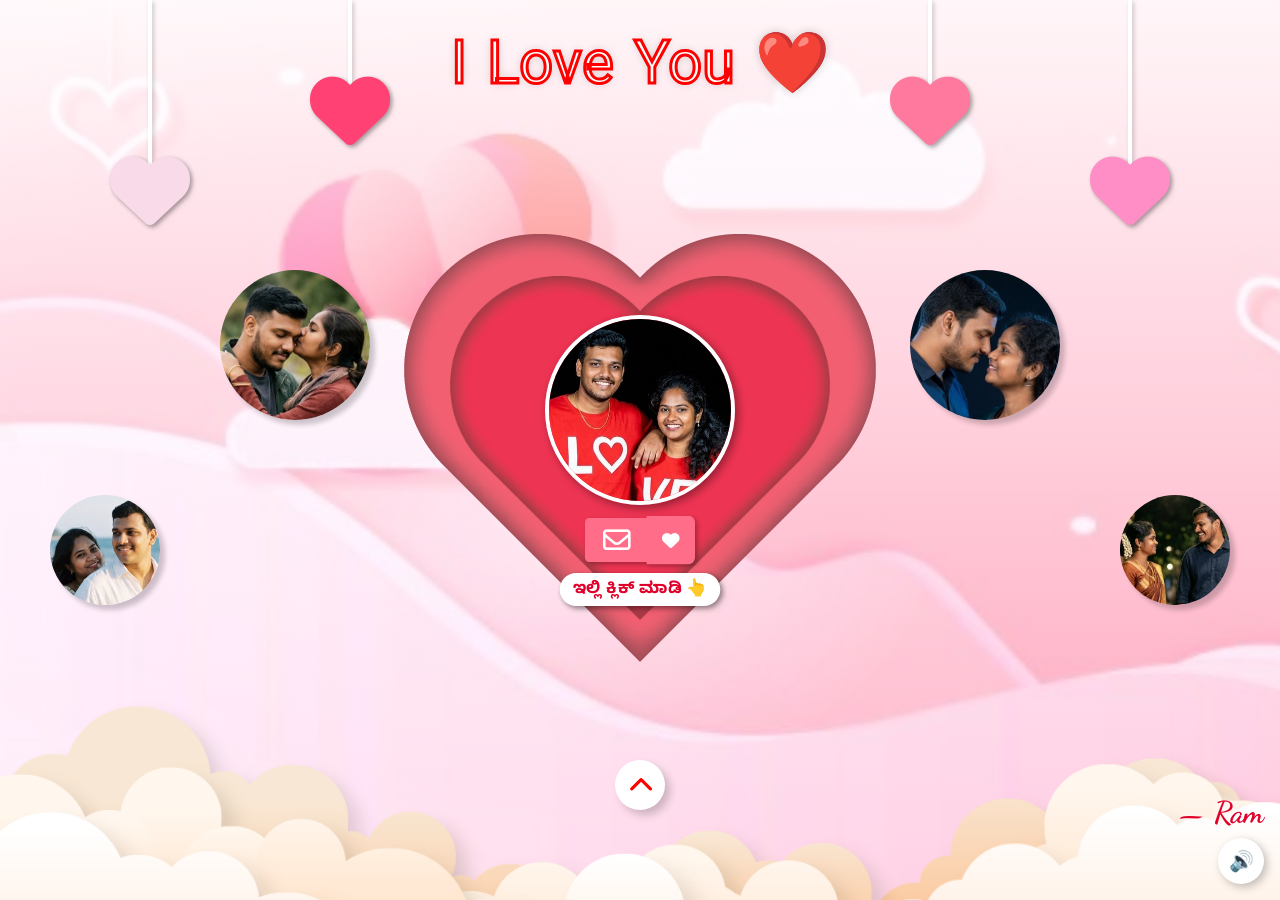
<file: index.html>
<!DOCTYPE html>
<html lang="en">
<head>
    <meta charset="UTF-8">
    <meta http-equiv="X-UA-Compatible" content="IE=edge">
    <meta name="viewport" content="width=device-width, initial-scale=1.0">
    <meta name="title" content="For You ❤️ | Ram">
    <meta name="github" content="https://github.com/Aoudumber-Bade">
    <title>For You ❤️ | Ram</title>
    <link rel="stylesheet" href="style.css">
    <link rel="website icon" type="png" href="image/gift3.gif">
    <link rel="stylesheet" href="https://cdnjs.cloudflare.com/ajax/libs/font-awesome/6.3.0/css/all.min.css" integrity="sha512-SzlrxWUlpfuzQ+pcUCosxcglQRNAq/DZjVsC0lE40xsADsfeQoEypE+enwcOiGjk/bSuGGKHEyjSoQ1zVisanQ==" crossorigin="anonymous" referrerpolicy="no-referrer" />
</head>
<body>
    <div class="wrapper">
        <div class="circle-1"></div>
        <div class="circle-2"></div>
        <div class="crile-3"></div>
        <div class="crile-4"></div>
        <div class="heart">
            <svg version="1.1" id="Layer_1" xmlns="http://www.w3.org/2000/svg" xmlns:xlink="http://www.w3.org/1999/xlink" x="0px" y="0px"
                viewBox="0 0 323.47 305.1" style="enable-background:new 0 0 323.47 305.1;" xml:space="preserve">
            <path class="st0" d="M263.95,161.72c-0.79,0.79-1.59,1.55-2.4,2.28l0.06,0.06l-99.88,99.88l-99.87-99.88l0.05-0.05
                c-0.81-0.74-1.61-1.5-2.4-2.29c-13.79-13.79-20.68-31.86-20.68-49.94c0-18.07,6.89-36.15,20.69-49.94
                c13.79-13.79,31.86-20.68,49.94-20.68c18.07,0,36.14,6.89,49.93,20.68c0.79,0.79,1.55,1.59,2.28,2.4c0.03,0.02,0.05,0.04,0.07,0.06
                c0.01-0.02,0.03-0.04,0.05-0.06c0.74-0.81,1.5-1.61,2.29-2.4c13.79-13.79,31.86-20.68,49.94-20.68c18.07,0,36.14,6.89,49.93,20.68
                C291.53,89.42,291.53,134.14,263.95,161.72z"/>
            </svg>
        </div>
        <div class="traitym">
            <svg version="1.1" id="Layer_1" xmlns="http://www.w3.org/2000/svg" xmlns:xlink="http://www.w3.org/1999/xlink" x="0px" y="0px"
                viewBox="0 0 323.47 305.1" style="enable-background:new 0 0 323.47 305.1;" xml:space="preserve">
            <path class="st1" d="M0,152.55h53.28l13.76-29.86c0,0,8.87,57.48,9.78,57.48s15.59-70.01,15.59-70.01l11.62,59.01l9.17-43.11
                l11.31,26.49h79.8l14.06-24.66l8.87,42.19l11.62-34.85l9.17,42.19l10.7-63.59l9.48,38.72h55.26"/>
            <path class="st2" d="M196.74,116.91l0.01,0.01l-35.02,35.02l-35.02-35.02c-4.43-4.47-7.16-10.62-7.16-17.42
                c0-6.83,2.77-13.03,7.25-17.51c4.48-4.48,10.67-7.25,17.51-7.25c6.8,0,12.95,2.73,17.42,7.16c4.47-4.43,10.63-7.16,17.41-7.16
                c6.84,0,13.03,2.77,17.51,7.25c4.49,4.48,7.26,10.68,7.26,17.51C203.91,106.29,201.18,112.44,196.74,116.91z"/>
            </svg>
        </div>
        <div class="avt">
            <img src="image/photos/avatar.jpg" alt="Us">
        </div>

        <div class="heart-item1">
            <img src="image/heart.png" alt="">
        </div>
        <div class="heart-item2">
            <img src="image/heart2.png" alt="">
        </div>
        <div class="box-heart">
            <div class="heart1">
                <i class="fa-solid fa-heart"></i>
            </div>
            <div class="heart2">
                <i class="fa-solid fa-heart"></i>
            </div>
            <div class="heart3">
                <i class="fa-solid fa-heart"></i>
            </div>
            <div class="heart4">
                <i class="fa-solid fa-heart"></i>
            </div>
        </div>
        <div class="box-big_clouds">
            <div class="big_clouds1">
                <img src="image/big-clouds1.png" alt="">
            </div>
            <div class="big_clouds2">
                <img src="image/big-clouds2.png" alt="">
            </div>
            <div class="big_clouds3">
                <img src="image/big-clouds3.png" alt="">
            </div>
        </div>
        <div class="mail">
            <button><i class="fa-regular fa-envelope"></i></button>
            <span class="heartMail"><i class="fa-solid fa-heart"></i></span>
            <div class="clickHere">ಇಲ್ಲಿ ಕ್ಲಿಕ್ ಮಾಡಿ 👆</div>
        </div>
        <div class="icon">
            <i class="fa-solid fa-chevron-left"></i>
        </div>
        <div class="gift"></div>
        <div class="gift1"></div>
        <div class="gift2"></div>
        <div class="gift3"></div>
        <div class="textLove">
            <p>I</p>
            <p>Love</p>
            <p>You</p>
            <p>❤️</p>
        </div>
    </div>
    
    <div id="letter">
        <button id="closeLetter" aria-label="Close letter">✕</button>
        <iframe id="letterFrame" title="Letter"></iframe>
    </div>
    <audio id="song" src="audio/song.mp3" loop preload="auto"></audio>
    <button id="muteBtn" aria-label="Mute or unmute music">🔊</button>
    <div id="copy"><p>— Ram</p></div>
</body>
<script>
    // open the letter on top of this page so the song keeps playing
    var mail = document.querySelector(".mail")
    var letter = document.getElementById("letter")
    mail.addEventListener("click", ()=>{
        var frame = document.getElementById("letterFrame")
        if (!frame.getAttribute("src") && !frame.getAttribute("srcdoc")) frame.setAttribute("src", "mail.html")
        letter.classList.add("open")
        document.body.classList.add("letter-open")
    })
    document.getElementById("closeLetter").addEventListener("click", ()=>{
        letter.classList.remove("open")
        document.body.classList.remove("letter-open")
    })

    // background song: browsers only allow sound after the visitor interacts,
    // so try straight away and again on the first tap/click/key
    var song = document.getElementById("song"), muteBtn = document.getElementById("muteBtn")
    function playSong(){
        song.play().then(()=>{
            ["click","touchstart","keydown"].forEach(e=>document.removeEventListener(e, playSong))
        }).catch(()=>{})
    }
    ["click","touchstart","keydown"].forEach(e=>document.addEventListener(e, playSong))
    playSong()
    muteBtn.addEventListener("click", ()=>{
        song.muted = !song.muted
        muteBtn.textContent = song.muted ? "🔇" : "🔊"
    })
</script>
</html>
</file>
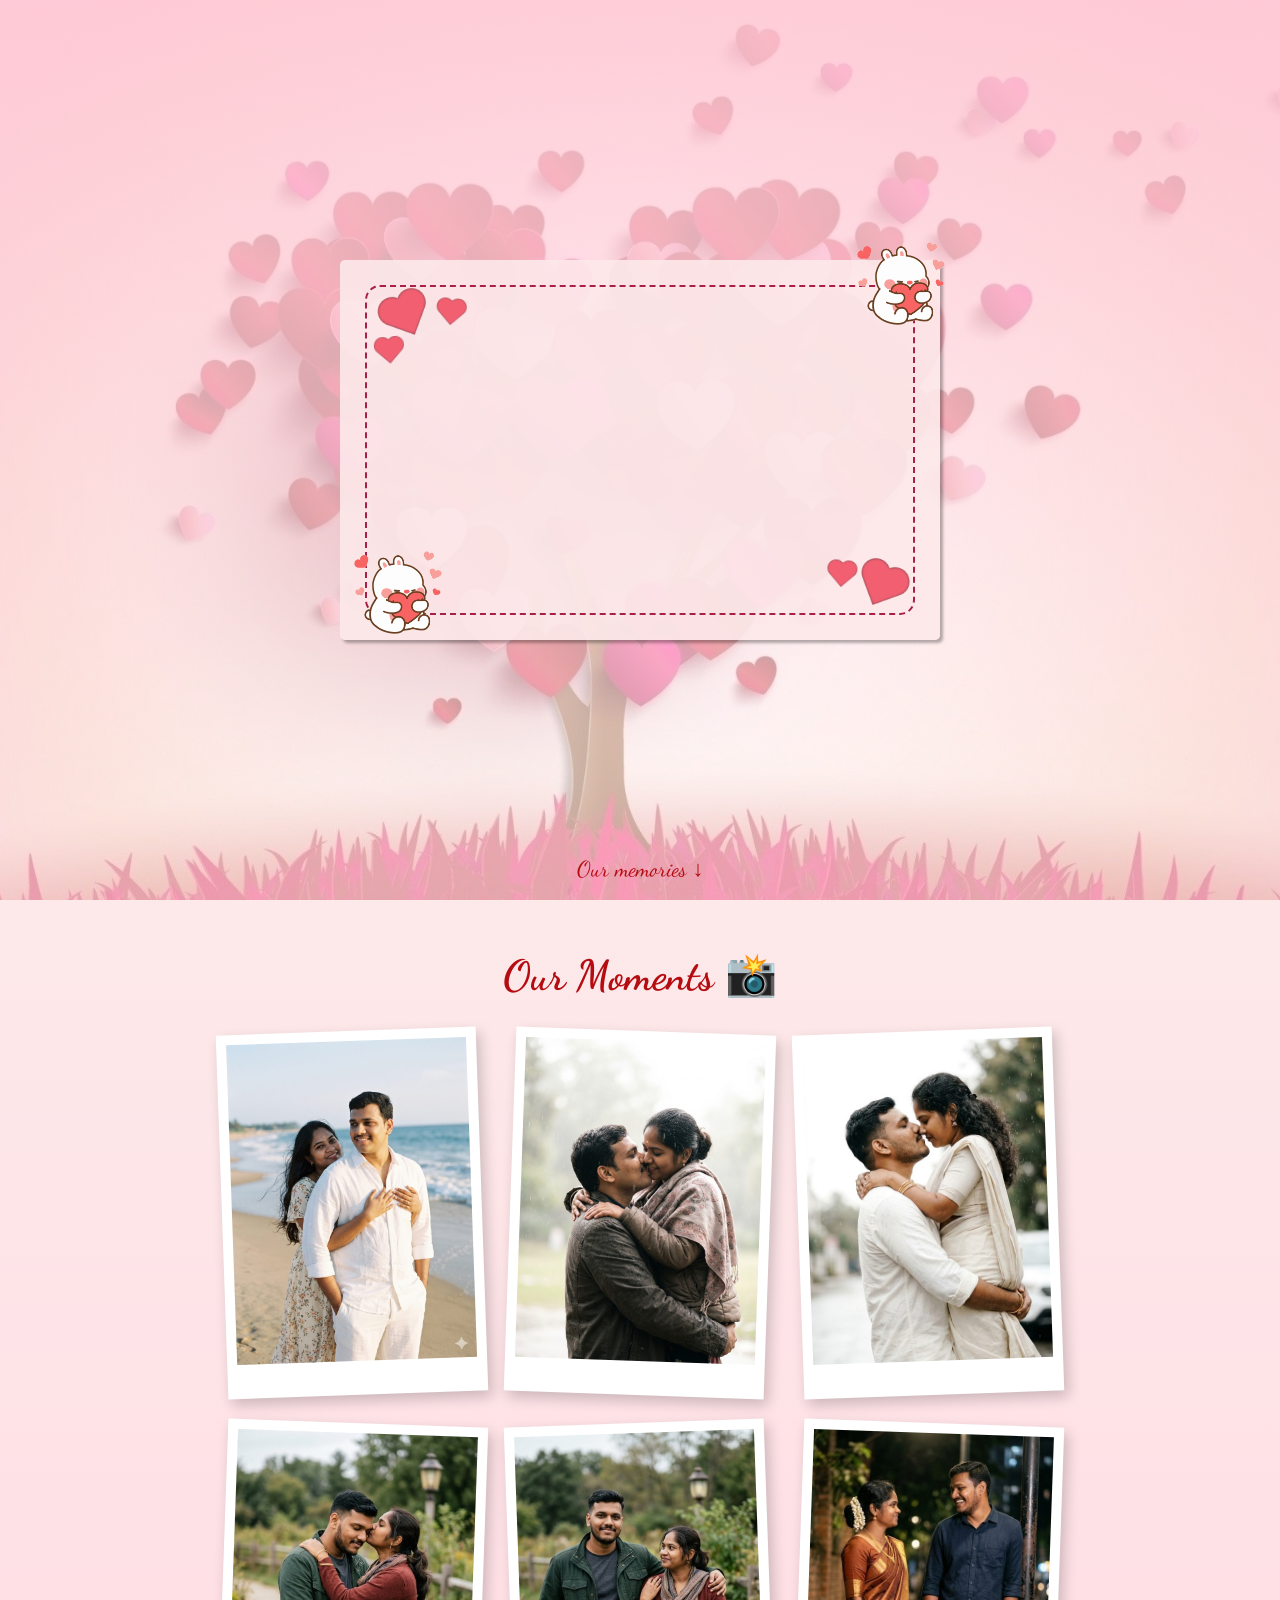
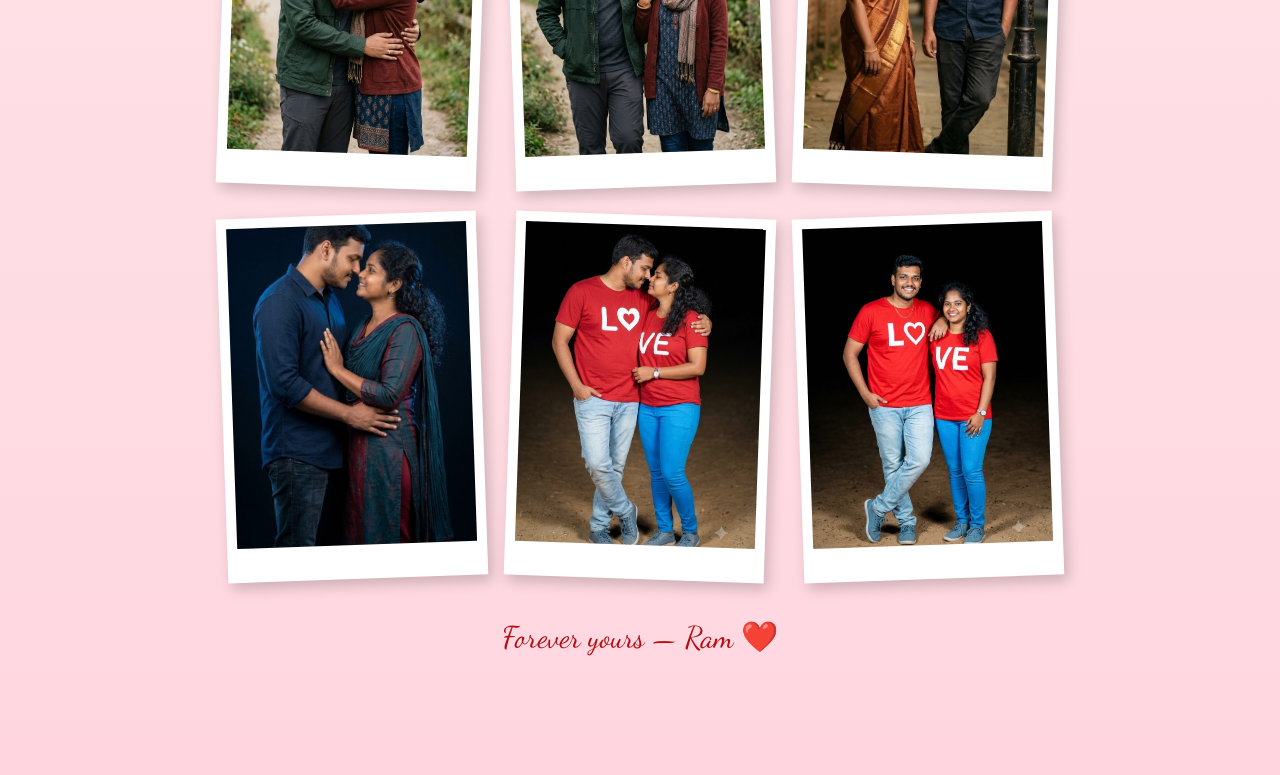
<file: mail.html>
<!DOCTYPE html>
<html lang="en">
<head>
    <meta charset="UTF-8">
    <meta http-equiv="X-UA-Compatible" content="IE=edge">
    <meta name="viewport" content="width=device-width, initial-scale=1.0">
    <meta name="title" content="To My Love ❤️ | Ram">
    <meta name="github" content="https://github.com/Aoudumber-Bade">
        <link rel="website icon" type="png" href="image/gift3.gif">
    <link rel="stylesheet" href="mail.css">
    <link href="https://fonts.googleapis.com/css2?family=Pacifico&family=Noto+Sans+Kannada:wght@500;700&display=swap" rel="stylesheet">
    <title>To My Love ❤️</title>
</head>
<body>
    <div class="warpper preloading">
        <div class="box">
            <div class="mail">
                <div class="heart">
                    <img src="image/heart.png" alt="">
                    <img src="image/heart.png" alt="">
                    <img src="image/heart.png" alt="">
                    <img src="image/heart.png" alt="">
                    <img src="image/heart.png" alt="">
                </div>
                <div class="content">
                    <div class="title">
                        <h2>To My Love ❤️</h2>
                    </div>
                    <p>
                        From the day you came into my life, everything became brighter.
                        Your smile is my favourite place, your laugh is my favourite song,
                        and your hand in mine is my favourite feeling. Thank you for every hug,
                        every laugh and every little moment in between. Wherever life takes us,
                        I will always choose you. <span class="kn">ನೀನೇ ನನ್ನ ಪ್ರಪಂಚ ❤️</span>
                    </p>
                    <p class="sign">— Ram</p>
                    <div class="gifs_left">
                        <img id="heart__letter" src="image/heart-letter.gif" alt="" class="animationOp">
                    </div>
                    <div class="gifs_right">
                        <img id="heart__letter" src="image/heart-letter.gif" alt="" class="animationOp">
                    </div>
                </div>
            </div>
        </div>
        <div class="loader-wrapper">
            <div class="loader">
                <div class="inner one" style="--i:1;"></div>
                <div class="inner two" style="--i:1;"></div>
                <div class="inner three" style="--i:1;"></div>
                <div class="box-heart">
                    <div class="heartLoader"></div>
                </div>
            </div>
        </div>
        <div class="scrollHint">Our memories ↓</div>
    </div>

    <section class="memories">
        <h2>Our Moments 📸</h2>
        <div class="gallery">
            <figure class="polaroid"><img src="image/photos/photo1.jpg" alt="Us" loading="lazy"></figure>
            <figure class="polaroid"><img src="image/photos/photo2.jpg" alt="Us" loading="lazy"></figure>
            <figure class="polaroid"><img src="image/photos/photo3.jpg" alt="Us" loading="lazy"></figure>
            <figure class="polaroid"><img src="image/photos/photo4.jpg" alt="Us" loading="lazy"></figure>
            <figure class="polaroid"><img src="image/photos/photo5.jpg" alt="Us" loading="lazy"></figure>
            <figure class="polaroid"><img src="image/photos/photo6.jpg" alt="Us" loading="lazy"></figure>
            <figure class="polaroid"><img src="image/photos/photo7.jpg" alt="Us" loading="lazy"></figure>
            <figure class="polaroid"><img src="image/photos/photo8.jpg" alt="Us" loading="lazy"></figure>
            <figure class="polaroid"><img src="image/photos/photo9.jpg" alt="Us" loading="lazy"></figure>
        </div>
        <p class="memSign">Forever yours — Ram ❤️</p>
    </section>
</body>
<script type="text/javascript" src="https://code.jquery.com/jquery-3.6.3.min.js"></script>
    <script>
        $(window).on('load', function(event){
        $('body').removeClass('preloading');
        $('.loader-wrapper').delay(1000).fadeOut('fast');
    });
    </script>
</html>
</file>
<file: style.css>
@import url('https://fonts.googleapis.com/css2?family=Noto+Sans+Kannada:wght@700&display=swap');
@import url('https://fonts.googleapis.com/css2?family=Roboto:wght@700&display=swap');
@import url('https://fonts.googleapis.com/css2?family=Dancing+Script:wght@700&display=swap');
*{
    margin: 0;
    padding: 0;
    box-sizing: border-box;
}
body {
    height: 100vh;
    background: linear-gradient(rgb(255 255 255 / 90%), rgb(255 63 63 / 0%)), url(image/bgr.jpg);
    background-size: cover;
}
.wrapper{
    position: relative;
    width: 100%;
    height: 100%;
    display: flex;
    justify-content: center;
    align-items: center;
    min-height: 100vh;
    overflow: hidden;
}

.wrapper .crile-1{
    position: absolute;
    content: "";
    width: 100px;
    height: 100px;
    border: 6px solid red;
    border-radius: 50%;
    transform: scale(0);
    animation: scaleBorder 1s forwards alternate ease-in-out;
}
@keyframes scaleBorder{
    70%{
        transform: scale(1);
        border-width: 6px;
    }
    80%{
        transform: scale(1);
        border-width: 1px;
    }
    100%{
        transform: scale(1);
        border-width: 1px;
        opacity: 0;
    }
}
.wrapper .crile-2{
    position: absolute;
    content: "";
    width: 100px;
    height: 100px;
    border: 6px solid red;
    border-radius: 50%;
    transform: scale(0);
    animation: scaleBorder 1s forwards alternate ease-in-out 2;
    animation-delay: 0.3s;
}

.wrapper .crile-3{
    position: absolute;
    width: 50px;
    height: 50px;
    border: 30px solid red;
    border-radius: 50%;
    transform: scale(0);
    animation: spanScale 2s forwards alternate 1.8s;
}
@keyframes spanScale{
    0%{
        border-width: 30px;
        transform: scale(0);
    }
    30%, 40%{
        transform: scale(1);
    }
    50%{
        border-width: 5px;
        transform: scale(0.2);
    }
    52%{
        border-width: 30px;
    }
    80%{
        border-width: 30px;
        transform:translateY(300px) scale(0.2);
    }
    100%{
        border-width: 25px;
        transform:translate(0) scale(0);
    }
}
.wrapper .crile-4{
    position: absolute;
    bottom: 0;
    width: 100%;
    height: 100%;
    /* background: url("image/bgr.jpg"); */
    background-repeat: no-repeat;
    background-size: cover;
    transform: scale(0);
    transform-origin: bottom;
    /* animation: bgrScale 1s ease-in-out forwards alternate 3.1s; */
}
@keyframes bgrScale{
    0%{
        width: 10px;
        height: 10px;
        transform: scale(0);
        border-radius: 50%;
        transform-origin: bottom;
    }
    98%{
        width: 700px;
        height: 700px;
        transform: scale(1);
        border-radius: 50%;
        transform-origin: bottom;
    }
    100%{
        width: 100%;
        height: 100%;
        transform: scale(1);
    }
}
.heart{
    position: absolute;
    width: 25%;
    height: 25%;
    display: flex;
    justify-content: center;
    align-items: center;
    z-index: 100;
    filter: drop-shadow(3px 3px 6px rgba(0,0,0,0.4));
    animation: nhiptim 2s forwards 16s;
}
.heart .st0{
    position: absolute;
    fill:none;
    stroke-width: 4px;
    stroke: #fed3dd;
    stroke-dasharray: 1700;
    stroke-dashoffset: 0;
    opacity: 0;
    animation: heart 5s linear forwards alternate 6s;
}
@keyframes heart{
    0%{
        opacity: 1;
        stroke-dashoffset: 1700;
    }
    100%{
        opacity: 1;
        stroke-dashoffset: 0;
        fill: #ff2b5d;
    }
}
.traitym{
    width: 250px;
    height: 250px;
    display: flex;
    justify-content: center;
    align-items: center;
    z-index: 100;
    animation: nhiptim 2s forwards 15s;
}
@keyframes nhiptim {
    0%{
        transform:rotate(0deg) scale(1);
    }
    20%,100%{
        transform:rotate(720deg) scale(0);
    }
}
.traitym .st1{
    fill: none;
    stroke: #ffffff;
    stroke-width: 5px;
    stroke-dasharray: 3700;
    stroke-dashoffset: 3700;
    animation: ani 10s forwards 7.5s;
}
@keyframes ani{
    0%{
        fill: none;
        stroke-dashoffset: 3700;
    }
    100%{
        fill: none;
        stroke-dashoffset: 0;
    }
}
.traitym .st2{
    stroke: #ffffff;
    stroke-width: 5px;
    fill: none;
    stroke-dasharray: 1700;
    stroke-dashoffset: 1700;
    animation: ani1 10s forwards 7s;
}
@keyframes ani1{
    0%{
        stroke-dashoffset: 2000;
        fill: none;
    }
    100%{
        stroke-dashoffset: 0;
        fill: red;
    }
}

.avt{
    position: absolute;
    width: 190px;
    height: 190px;
    border-radius: 50%;
    border: 4px solid #fff;
    overflow: hidden;
    transform: scale(0) translateY(20px);
    box-shadow: 3px 3px 10px rgba(0, 0, 0, 0.4);
    display: flex;
    z-index: 10000;
    animation: avt 2s forwards 17s;
}
@keyframes avt{
    0%{
        transform: scale(0) translateY(-40px);
    }
    10%{
        transform: scale(1.3) translateY(-40px);
    }
    20%{
        transform:scale(0.7) translateY(-40px);
    }
    30%,100%{
        transform:scale(1) translateY(-40px);
    }
}
.avt img{
    width: 100%;
    object-fit: cover;
}
.heart-item1{
    position: absolute;
    transform: scale(0) rotate(0deg);
    animation: bigHeart 2s forwards 11.2s;
}
@keyframes bigHeart{
    0%{
        transform: scale(0) rotate(0deg);
    }
    20%{
        transform: scale(1.3);
    }
    40%{
        transform: scale(0.7) rotate(360deg);
    }
    60%,100%{
        transform: scale(1) rotate(720deg);
    }
}
.heart-item2{
    position: absolute;
    width: 380px;
    z-index: 10;
    transform: scale(0);
    animation: bigHeart 2s forwards alternate 11s;
}
.heart-item2 img{
    width: 100%;
}

.box-heart{
    position: absolute;
    top: 0;
    left: 0;
    width: 100%;
}
.heart1{
    position: absolute;
    display: flex;
    width: 100px;
    justify-content: center;
    filter: drop-shadow(2px 2px 2px rgba(0,0,0,0.2));
    left: 100px;
    animation: heart1 2s infinite linear;
}
@keyframes heart1{
    0%{
        transform: rotate(0);
        transform-origin: top;
    }
    25%{
        transform: rotate(5deg);
        transform-origin: top;
    }
    50%{
        transform: rotate(0);
        transform-origin: top;
    }
    75%{
        transform: rotate(-5deg);
        transform-origin: top;
    }
    100%{
        transform: rotate(0);
        transform-origin: top;
    }
}
.heart1::before{
    position: absolute;
    content: "";
    width: 4px;
    height: 200px;
    background: #ffffff;
    filter: blur(0.5px);
}
.heart1 .fa-heart{
    position: absolute;
    font-size: 80px;
    color: #f8dae9;
    filter: drop-shadow(2px 2px 2px rgba(0,0,0,0.2));
    top: 150px;
}

.heart2{
    position: absolute;
    display: flex;
    width: 100px;
    justify-content: center;
    filter: drop-shadow(2px 2px 2px rgba(0,0,0,0.2));
    right: 100px;
    animation: heart1 2s infinite linear;
}
.heart2::before{
    position: absolute;
    content: "";
    width: 4px;
    height: 200px;
    background: #ffffff;
    filter: blur(0.5px);
}
.heart2 .fa-heart{
    position: absolute;
    font-size: 80px;
    color: #ff8dc6;
    filter: drop-shadow(2px 2px 2px rgba(0,0,0,0.2));
    top: 150px;
}
.heart3{
    position: absolute;
    display: flex;
    width: 100px;
    justify-content: center;
    filter: drop-shadow(2px 2px 2px rgba(0,0,0,0.2));
    left: 300px;
    animation: heart1 2s infinite linear;
}
.heart3::before{
    position: absolute;
    content: "";
    width: 4px;
    height: 100px;
    background: #ffffff;
    filter: blur(0.5px);
}
.heart3 .fa-heart{
    position: absolute;
    font-size: 80px;
    color: #ff4174;
    filter: drop-shadow(2px 2px 2px rgba(0,0,0,0.2));
    top: 70px;
}
.heart4{
    position: absolute;
    display: flex;
    width: 100px;
    justify-content: center;
    filter: drop-shadow(2px 2px 2px rgba(0,0,0,0.2));
    right: 300px;
    animation: heart1 2s infinite linear;
}
.heart4::before{
    position: absolute;
    content: "";
    width: 4px;
    height: 100px;
    background: #ffffff;
    filter: blur(0.5px);
}
.heart4 .fa-heart{
    position: absolute;
    font-size: 80px;
    color: #ff799f;
    filter: drop-shadow(2px 2px 2px rgba(0,0,0,0.2));
    top: 70px;
}
.box-big_clouds{
    position: absolute;
    top: 0;
    left: 0;
    width: 100%;
    height: 100%;
    display: flex;
    justify-content: center;
    align-items: center;
}
.big_clouds1{
    position: absolute;
    bottom: -190px;
    width: 110%;
    z-index: 7;
    animation: bigClouds1 4s infinite alternate;
}
.big_clouds1 img{
    width: 100%;
}
@keyframes bigClouds1{
    0%{
        transform: scale(1);
    }
    50%{
        transform: scale(0.98);
    }
    100%{
        transform: scale(1);
    }
}
.big_clouds2{
    position: absolute;
    bottom: -240px;
    width: 110%;
    z-index: 6;
    animation: bigClouds2 3s infinite alternate;
}
.big_clouds2 img{
    width: 100%;
}
@keyframes bigClouds2{
    0%{
        transform: scale(1);
    }
    50%{
        transform: scale(0.98);
    }
    100%{
        transform: scale(1);
    }
}
.big_clouds3{
    position: absolute;
    bottom: -150px;
    width: 110%;
    z-index: 5;
    animation: bigClouds3 2s infinite alternate;
}
.big_clouds3 img{
    width: 100%;
}
@keyframes bigClouds3{
    0%{
        transform: scale(1);
    }
    50%{
        transform: scale(0.98);
    }
    100%{
        transform: scale(1);
    }
}

.mail{
    position: absolute;
    z-index: 100000;
    width: 100px;
    height: 40px;
    display: flex;
    justify-content: center;
    align-items: center;
    cursor: pointer;
    margin-top: 180px;
    filter: drop-shadow(2px 2px 2px rgba(0,0,0,0.3));
    transform: scale(0);
    animation: boxMail 2s forwards ease-in-out 18s;
}
@keyframes boxMail{
    0%{
        transform: rotate(0deg) scale(0);
    }
    15%, 100%{
        transform: rotate(720deg) scale(1.1);
    }
}


.mail button{
    padding: 10px 15px;
    background-color: rgb(255, 109, 136);
    border: none;
    font-size: 25px;
    border-radius: 4px 0px 0px 4px;
    transition: 0.5s;
    width: 58px;
    height: 40px;
    display: flex;
    justify-content: center;
    align-items: center;
    cursor: pointer;
    color: #fff;
}
.mail button >i{
    transition: 0.5s;
}
.mail span{
    position: relative;
    width: 44px;
    height: 44px;
    background-color: rgb(255, 109, 136);
    margin-left: -2px;
    border-radius: 0px 6px 6px 0px;
    cursor: pointer;
    display: flex;
    justify-content: center;
    align-items: center;
    transition: 0.5s;
}
.heartMail i{
    color: #fff;
    transition: 1s;
}
.mail:hover button i{
    cursor: pointer;
    color: rgb(255, 255, 255);
    filter: drop-shadow(0px 0px 10px rgb(255, 187, 199));
    animation: rotateMail 0.5s linear infinite;
}
@keyframes rotateMail{
    0%{
        transform: rotate(0deg);
    }
    25%{
        transform: rotate(5deg);
    }
    50%{
        transform: rotate(0deg);
    }
    75%{
        transform: rotate(-5deg);
    }
    100%{
        transform: rotate(0deg);
    }
}
.mail:hover > .heartMail{
    transform: translateY(-4px);
    background-color: #f2acc6;
    box-shadow: -2px 2px 5px rgb(0, 0, 0, 0.5);
}

.mail:hover > .heartMail i{
    color: #ff0000;
    transform: rotate(360deg);
    filter: drop-shadow(0px 0px 7px rgb(255, 255, 255));
}
.gift{
    position: absolute;
    width: 110px;
    height: 110px;
    background: url(image/photos/bubble1.jpg);
    background-repeat: no-repeat;
    background-size: cover;
    border-radius: 50%;
    background-position: center;
    box-shadow: 5px 5px 5px rgba(0, 0, 0, 0.2);
    left: 50px;
    top: 55%;
    z-index: 100;
    transform: scale(0);
    animation: giftCute 2s forwards 12.5s;
}
@keyframes giftCute{
    0%{
        transform: scale(0);
    }
    20%{
        transform: scale(1.3);
    }
    40%{
        transform: scale(0.7);
    }
    60%,100%{
        transform: scale(1);
    }
}
.gift::before{
    position: absolute;
    content: "Open";
    font-family: 'Dancing Script', cursive;
    font-size: 20px;
    color: red;
    width: 110px;
    height: 35px;
    background: #ffffff;
    top: -30px;
    left: 50px;
    border-radius: 5px;
    box-shadow: 5px 5px 8px rgba(0, 0, 0, 0.2);
    display: flex;
    justify-content: center;
    align-items: center;
    z-index: 10;
    transition: animation 1s;
    opacity: 0;
    transform: translate(-60px, 60px) scale(0);
}
.icon:hover ~ .gift::before{
    animation: textGift 1s forwards;
}
@keyframes textGift{
    0%{
        opacity: 1;
        transform: translate(-60px, 60px) scale(0);
    }
    100%{
        opacity: 1;
        transform: translate(0px, 0px) scale(1);
    }
}
.gift1{
    position: absolute;
    width: 110px;
    height: 110px;
    background: url(image/photos/bubble2.jpg);
    background-repeat: no-repeat;
    background-size: cover;
    border-radius: 50%;
    background-position: center;
    box-shadow: 5px 5px 5px rgba(0, 0, 0, 0.2);
    right: 50px;
    top: 55%;
    z-index: 10000;
    transform: scale(0);
    animation: giftCute 2s forwards 14s;
}
.gift1::before{
    position: absolute;
    content: "Please 💌";
    font-size: 20px;
    color: red;
    font-family: 'Dancing Script', cursive;
    width: 110px;
    height: 35px;
    background: #ffffff;
    top: -30px;
    right: 50px;
    border-radius: 5px;
    box-shadow: 5px 5px 8px rgba(0, 0, 0, 0.2);
    display: flex;
    justify-content: center;
    align-items: center;
    z-index: 10;
    transition: animation 1s;
    opacity: 0;
    transform: translate(50px, 60px) scale(0);
}
.icon:hover ~ .gift1::before{
    animation: textGift1 1s forwards 1.5s;
}
@keyframes textGift1{
    0%{
        opacity: 1;
        transform: translate(50px, 60px) scale(0);
    }
    100%{
        opacity: 1;
        transform: translate(0px, 0px) scale(1);
    }
}
.gift2{
    position: absolute;
    width: 150px;
    height: 150px;
    background: url(image/photos/bubble3.jpg);
    background-repeat: no-repeat;
    background-size: cover;
    border-radius: 50%;
    background-position: center;
    box-shadow: 5px 5px 5px rgba(0, 0, 0, 0.2);
    left: 220px;
    top: 30%;
    z-index: 10000;
    transform: scale(0);
    animation: giftCute 2s forwards 13s;
}
.gift2::before{
    position: absolute;
    content: "the";
    font-size: 20px;
    color: red;
    font-family: 'Dancing Script', cursive;
    width: 110px;
    height: 35px;
    background: #ffffff;
    top: -30px;
    left: 50px;
    border-radius: 5px;
    box-shadow: 5px 5px 8px rgba(0, 0, 0, 0.2);
    display: flex;
    justify-content: center;
    align-items: center;
    z-index: 10;
    transition: animation 1s;
    opacity: 0;
    transform: translate(-50px, 60px) scale(0);
}
.icon:hover ~ .gift2::before{
    animation: textGift 1s forwards 0.5s;
}
.gift3{
    position: absolute;
    width: 150px;
    height: 150px;
    background: url(image/photos/bubble4.jpg);
    background-repeat: no-repeat;
    background-size: cover;
    border-radius: 50%;
    background-position: center;
    box-shadow: 5px 5px 5px rgba(0, 0, 0, 0.2);
    right: 220px;
    top: 30%;
    z-index: 10000;
    transform: scale(0);
    animation: giftCute 2s forwards 13.5s;
}
.gift3::before{
    position: absolute;
    content: "Letter";
    font-size: 20px;
    color: red;
    font-family: 'Dancing Script', cursive;
    width: 110px;
    height: 35px;
    background: #ffffff;
    top: -30px;
    right: 50px;
    border-radius: 5px;
    box-shadow: 5px 5px 8px rgba(0, 0, 0, 0.2);
    display: flex;
    justify-content: center;
    align-items: center;
    z-index: 10;
    transition: animation 1s;
    opacity: 0;
    transform: translate(50px, 60px) scale(0);
}
.icon:hover ~ .gift3::before{
    animation: textGift1 1s forwards 1s;
}
.icon{
    position: absolute;
    width: 50px;
    height: 50px;
    background: #fff;
    border-radius: 50%;
    display: flex;
    justify-content: center;
    align-items: center;
    bottom: 10%;
    box-shadow: 5px 5px 8px rgba(0, 0, 0, 0.2);
    cursor: pointer;
    z-index: 10000000000;
    transform: scale(0);
    animation: iconText 2s forwards 14.5s;
}
@keyframes iconText{
    0%{
        transform: scale(0);
    }
    10%{
        transform: scale(1.4);
    }
    20%{
        transform: scale(0.7);
    }
    30%,100%{
        transform: scale(1);
    }
}
.icon> i{
    font-size: 25px;
    color: #ff0000;
    transition: all 0.5s;
    transform: rotate(90deg);
}
.icon:hover > i{
    transform: rotate(630deg);
}
.textLove {
    position: absolute;
    top: 3%;
    display: flex;
    align-items: center;
    text-transform: capitalize;
    text-shadow: 0px 0px 10px rgba(0, 0, 0, 0.2);
}
.textLove p{
    font-family: 'Roboto', sans-serif;
    font-size: 60px;
    padding: 0px 10px;
    -webkit-text-stroke: 3px red;
    -webkit-text-fill-color: #fff;
}
.textLove p:nth-child(1){
    transform: scale(0);
    animation: textLove 2s forwards alternate ease-in-out 15.5s;
}
.textLove p:nth-child(2){
    transform: scale(0);
    animation: textLove 2s forwards alternate ease-in-out 15.7s;
}
.textLove p:nth-child(3){
    transform: scale(0);
    animation: textLove 2s forwards alternate ease-in-out 15.9s;
}
@keyframes textLove{
    0%{
        transform: scale(0);
    }
    10%{
        transform: scale(1.4);
    }
    20%{
        transform: scale(0.7);
    }
    30%,100%{
        transform: scale(1);
    }
}

#copy {
    position: fixed;
    right: 16px;
    bottom: 70px;
    z-index: 2147483600;
}

#copy a {
    text-decoration: none;
    color: #191919d7;
}

#copy p {
    font-family: 'Dancing Script', cursive;
    font-size: 30px;
    color: #e0002a;
    text-align: right;
    font-weight: 700;
    text-shadow: 0 0 6px #fff, 0 0 12px #fff;
}


@media screen and (max-width: 658px) {
    .textLove p {
        font-family: 'Roboto', sans-serif;
        font-size: 2.7rem;
        padding: 0px 10px;
        -webkit-text-stroke: 3px red;
        -webkit-text-fill-color: #fff;
    }

    .avt {
        position: absolute;
        width: 100px;
        height: 100px;
        border-radius: 50%;
        border: 4px solid #fff;
        overflow: hidden;
        transform: scale(0) translateY(20px);
        box-shadow: 3px 3px 10px rgba(0, 0, 0, 0.4);
        display: flex;
        z-index: 10000;
        animation: avt 2s forwards 17s;
    }

    .heart-item1 {
        /* width: 155px; */
        position: absolute;
        transform: scale(0) rotate(0deg);
        animation: bigHeart 2s forwards 11.2s;
        transform: scale(0.8) !important;
    }

    .heart-item2 {
        position: absolute;
        width: 280px;
        z-index: 10;
        transform: scale(0);
        animation: bigHeart 2s forwards alternate 11s;
    }

    .mail {
        position: absolute;
        z-index: 100000;
        width: 89px;
        height: 77px;
        display: flex;
        justify-content: center;
        align-items: center;
        cursor: pointer;
        margin-top: 85px;
        filter: drop-shadow(2px 2px 2px rgba(0,0,0,0.3));
        transform: scale(0);
        animation: boxMail 2s forwards ease-in-out 18s;
    }

    .mail span {
        position: relative;
        width: 44px;
        height: 41px;
        background-color: rgb(255, 109, 136);
        margin-left: -2px;
        border-radius: 0px 6px 6px 0px;
        cursor: pointer;
        display: flex;
        justify-content: center;
        align-items: center;
        transition: 0.5s;
    }

    .traitym {
        width: 75px;
        height: 75px;
        display: flex;
        justify-content: center;
        align-items: center;
        z-index: 100;
        animation: nhiptim 2s forwards 15s;
    }

    .icon {
        position: absolute;
        width: 50px;
        height: 50px;
        background: #fff;
        border-radius: 50%;
        display: flex;
        justify-content: center;
        align-items: center;
        bottom: 16%;
        box-shadow: 5px 5px 8px rgba(0, 0, 0, 0.2);
        cursor: pointer;
        z-index: 10000000000;
        transform: scale(0);
        animation: iconText 2s forwards 14.5s;
    }

    .gift {
        position: absolute;
        width: 50px;
        height: 50px;
        background: url(image/photos/bubble1.jpg);
        background-repeat: no-repeat;
        background-size: cover;
        border-radius: 50%;
        background-position: center;
        box-shadow: 5px 5px 5px rgba(0, 0, 0, 0.2);
        left: 55px;
        top: 87%;
        z-index: 100;
        transform: scale(0);
        animation: giftCute 2s forwards 12.5s;
    }

    .gift3 {
        position: absolute;
        width: 80px;
        height: 80px;
        background: url(image/photos/bubble4.jpg);
        background-repeat: no-repeat;
        background-size: cover;
        border-radius: 50%;
        background-position: center;
        box-shadow: 5px 5px 5px rgba(0, 0, 0, 0.2);
        right: 258px;
        top: 72%;
        z-index: 10000;
        transform: scale(0);
        animation: giftCute 2s forwards 13.5s;
    }

    .gift2 {
        position: absolute;
        width: 80px;
        height: 80px;
        background: url(image/photos/bubble3.jpg);
        background-repeat: no-repeat;
        background-size: cover;
        border-radius: 50%;
        background-position: center;
        box-shadow: 5px 5px 5px rgba(0, 0, 0, 0.2);
        left: 248px;
        top: 75%;
        z-index: 10000;
        transform: scale(0);
        animation: giftCute 2s forwards 13s;
    }

    .gift1 {
        position: absolute;
        width: 50px;
        height: 50px;
        background: url(image/photos/bubble2.jpg);
        background-repeat: no-repeat;
        background-size: cover;
        border-radius: 50%;
        background-position: center;
        box-shadow: 5px 5px 5px rgba(0, 0, 0, 0.2);
        right: 58px;
        top: 89%;
        z-index: 10000;
        transform: scale(0);
        animation: giftCute 2s forwards 14s;
    }

}

/* ---- letter opened on top of the page ---- */
#letter {
    position: fixed;
    inset: 0;
    z-index: 2147483000;
    opacity: 0;
    visibility: hidden;
    transition: opacity .6s ease, visibility .6s;
}
#letter.open {
    opacity: 1;
    visibility: visible;
}
body.letter-open .icon,
body.letter-open #copy {
    display: none;
}
#letterFrame {
    width: 100%;
    height: 100%;
    border: 0;
    display: block;
}
#closeLetter {
    position: absolute;
    top: 14px;
    left: 14px;
    width: 42px;
    height: 42px;
    border-radius: 50%;
    border: 0;
    background: #fff;
    color: #e0002a;
    font-size: 20px;
    cursor: pointer;
    box-shadow: 3px 3px 8px rgba(0, 0, 0, .25);
    z-index: 1;
}

/* ---- music button ---- */
#muteBtn {
    position: fixed;
    right: 16px;
    bottom: 16px;
    width: 46px;
    height: 46px;
    border-radius: 50%;
    border: 0;
    background: #fff;
    font-size: 20px;
    cursor: pointer;
    box-shadow: 3px 3px 8px rgba(0, 0, 0, .25);
    z-index: 2147483600;
}

/* ---- "click here" label under the letter button ---- */
.mail .clickHere {
    position: absolute;
    top: 50px;
    left: 50%;
    transform: translateX(-50%);
    white-space: nowrap;
    font-family: 'Noto Sans Kannada', sans-serif;
    font-weight: 700;
    font-size: 15px;
    color: #e0002a;
    background: #fff;
    padding: 4px 12px;
    border-radius: 20px;
    box-shadow: 2px 2px 6px rgba(0, 0, 0, .2);
    animation: clickHere 0.9s ease-in-out infinite alternate;
}
@keyframes clickHere {
    from { transform: translate(-50%, 0); }
    to { transform: translate(-50%, 6px); }
}
</file>
<file: mail.css>
@import url('https://fonts.googleapis.com/css2?family=Dancing+Script:wght@700&display=swap');

* {
    padding: 0;
    margin: 0;
    box-sizing: border-box;
}

html, body {
    width: 100%;
    height: 100%;
}

.warpper {
    position: relative;
    width: 100%;
    height: 100%;
    min-height: 520px;
    background: linear-gradient(rgba(255, 204, 218, 0.9), rgba(255, 255, 255, 0.58)), url(image/bgrMail.jpg);
    background-repeat: no-repeat;
    background-size: cover;
    background-position: center;
    display: flex;
    justify-content: center;
    align-items: center;
}

.box {
    position: relative;
    width: 600px;
    height: 380px;
    background: rgba(253, 233, 234, 0.9);
    border-radius: 5px;
    box-shadow: 3px 3px 3px rgba(0, 0, 0, 0.3);
    display: flex;
    justify-content: center;
    align-items: center;
}

.gifs_left {
    position: absolute;
    width: 92px;
    bottom: -25px;
    left: -16px;
}

.gifs_right {
    position: absolute;
    width: 92px;
    top: -54px;
    right: -33px;
}

.gifs_left img, .gifs_right img {
    width: 100%;
}

.mail {
    width: 550px;
    height: 330px;
    border: 2px dashed rgb(167, 32, 71);
    border-radius: 15px;
}

.heart {
    position: absolute;
    width: 100%;
    height: 100%;
}

.heart img:nth-child(1) {
    position: absolute;
    width: 50px;
    transform: rotate(-25deg) translate(10px, 10px);
}

.heart img:nth-child(2) {
    position: absolute;
    width: 30px;
    transform: rotate(-5deg) translate(3px, 50px);
}

.heart img:nth-child(3) {
    position: absolute;
    width: 30px;
    transform: rotate(5deg) translate(70px, 5px);
}

.heart img:nth-child(4) {
    position: absolute;
    width: 50px;
    right: 60px;
    bottom: 60px;
    transform: rotate(25deg);
}

.heart img:nth-child(5) {
    position: absolute;
    width: 30px;
    right: 110px;
    bottom: 80px;
    transform: rotate(5deg);
}

.content {
    position: relative;
    width: 100%;
    height: 100%;
}

.content .title {
    display: flex;
    justify-content: center;
    align-items: center;
    width: 100%;
    height: 50px;
    overflow: hidden;
}

.content .title h2 {
    font-family: 'Dancing Script', cursive;
    font-size: 35px;
    color: rgb(181, 12, 17);
    opacity: 0;
    transform: translateY(-40px);
    transition: 2s;
}

.warpper:hover .title h2 {
    opacity: 1;
    transform: translateY(0px);
}

.content p {
    padding: 0px 45px;
    font-size: 20px;
    font-family: 'Dancing Script', cursive;
    opacity: 0;
    transition: all 1s;
}

.warpper:hover .content p {
    animation: text1 2s forwards ease-in-out;
}

@keyframes text1 {
    0% {
        opacity: 0;
    }
    100% {
        opacity: 1;
    }
}

.loader-wrapper {
    position: fixed;
    width: 100%;
    height: 100%;
    background: #fff;
    top: 0;
    left: 0;
    z-index: 100000000000;
}

.loader {
    position: absolute;
    top: 50%;
    left: 50%;
    width: 200px;
    height: 200px;
    border-radius: 50%;
    perspective: 800px;
    display: flex;
    justify-content: center;
    align-items: center;
    transform: translate(-50%, -50%);
}

.box-heart {
    width: 100%;
    height: 100%;
    display: flex;
    justify-content: center;
    align-items: center;
    animation: loaderElectron 0.5s alternate infinite;
    z-index: -1;
}

.heartLoader {
    position: absolute;
    background: url('image/traitym.png');
    background-size: cover;
    width: 120px;
    height: 120px;
    filter: drop-shadow(0 0 10px red) drop-shadow(0 0 40px red) drop-shadow(0 0 60px red);
}

@keyframes loaderElectron {
    0% {
        transform: scale(0.9);
    }
    100% {
        transform: scale(1.1);
    }
}

.inner {
    position: absolute;
    box-sizing: border-box;
    width: 100%;
    height: 100%;
    border-radius: 50%;
}

.inner.one {
    left: 0%;
    top: 0%;
    animation: rotate-one calc(var(--i) * 1s) linear infinite;
    border-bottom: 4px solid red;
    border-right: 4px solid red;
    filter: drop-shadow(0 0 5px red) drop-shadow(0 0 5px red);
}

.inner.one::before {
    position: absolute;
    content: '';
    background: url('image/traitym.png');
    background-size: cover;
    width: 30px;
    height: 30px;
    z-index: 10000000s;
    top: 40%;
    transform: translate(-50%, 30%);
}

.inner.two {
    right: 0%;
    top: 0%;
    animation: rotate-two calc(var(--i) * 1s) linear infinite;
    border-right: 4px solid red;
    border-top: 4px solid red;
    filter: drop-shadow(0 0 5px red) drop-shadow(0 0 5px red);
}

.inner.two::before {
    position: absolute;
    content: '';
    background: url('image/traitym.png');
    background-size: cover;
    width: 30px;
    height: 30px;
    right: 50%;
    bottom: 0;
    transform: translate(30%, 50%);
}

.inner.three {
    right: 0%;
    bottom: 0%;
    animation: rotate-three calc(var(--i) * 1s) linear infinite;
    border-top: 4px solid red;
    border-left: 4px solid red;
    filter: drop-shadow(0 0 5px red) drop-shadow(0 0 10px red);
}

.inner.three::before {
    position: absolute;
    background: url('image/traitym.png');
    background-size: cover;
    width: 30px;
    height: 30px;
    content: '';
    right: 2px;
    top: 50%;
    transform: translate(50%, -120%);
}

@keyframes rotate-one {
    0% {
        transform: rotateX(35deg) rotateY(-45deg) rotateZ(0deg);
    }
    100% {
        transform: rotateX(35deg) rotateY(-45deg) rotateZ(360deg);
    }
}

@keyframes rotate-two {
    0% {
        transform: rotateX(50deg) rotateY(10deg) rotateZ(0deg);
    }
    100% {
        transform: rotateX(50deg) rotateY(10deg) rotateZ(360deg);
    }
}

@keyframes rotate-three {
    0% {
        transform: rotateX(35deg) rotateY(55deg) rotateZ(0deg);
    }
    100% {
        transform: rotateX(35deg) rotateY(55deg) rotateZ(360deg);
    }
}

#copy {
  position: fixed;
  bottom: 12px;
  left: 50%;
  transform: translateX(-50%);
  font-size: 1rem;
}

#copy a {
  text-decoration: none;
  color: #191919d7;
}

#copy p {
  color: #6a0c1a;
  text-align: center;
  font-weight: 700;
  cursor: pointer;
}


@media screen and (max-width: 658px) {
    .box {
        position: relative;
        width: 307px;
        height: 432px;
        background: rgba(253, 233, 234, 0.9);
        border-radius: 5px;
        box-shadow: 3px 3px 3px rgba(0, 0, 0, 0.3);
        display: flex;
        justify-content: center;
        padding: 24px;
        align-items: center;
    }

    .gifs_left {
        position: absolute;
        width: 92px;
        bottom: -16px;
        left: -37px;
    }

    .gifs_right {
        position: absolute;
        width: 92px;
        top: -34px;
        right: -33px;
    }

    .mail {
        width: 550px;
        height: 407px;
        border: 2px dashed rgb(167, 32, 71);
        border-radius: 15px;
    }

    .content .title h2 {
        font-family: 'Dancing Script', cursive;
        font-size: 2rem;
        color: rgb(181, 12, 17);
        opacity: 0;
        transform: translateY(-40px);
        transition: 2s;
    }

    .warpper:hover .title h2 {
        opacity: 1;
        transform: translateY(1px);
    }

    .content p {
        padding: 21px 40px;
        font-size: 1rem;
        font-family: 'Dancing Script', cursive;
        opacity: 0;
        transition: all 1s;
    }

    .gifs_left {
        position: absolute;
        width: 92px;
        bottom: -69px;
        left: -37px;
    }
}

/* ---- letter extras ---- */
.content .kn {
    font-family: 'Noto Sans Kannada', sans-serif;
    font-size: 0.85em;
    color: rgb(181, 12, 17);
    white-space: nowrap;
}
.content p.sign {
    text-align: right;
    font-size: 26px;
    color: rgb(181, 12, 17);
    padding-top: 4px;
}
.scrollHint {
    position: absolute;
    bottom: 18px;
    left: 50%;
    transform: translateX(-50%);
    font-family: 'Dancing Script', cursive;
    font-size: 22px;
    color: rgb(181, 12, 17);
    animation: hint 1.4s ease-in-out infinite alternate;
}
@keyframes hint {
    from { transform: translate(-50%, 0); }
    to { transform: translate(-50%, 8px); }
}

/* ---- photo gallery ---- */
.memories {
    background: linear-gradient(#fde9ea, #ffd6e0);
    padding: 50px 20px 120px;
    text-align: center;
}
.memories h2 {
    font-family: 'Dancing Script', cursive;
    font-size: 42px;
    color: rgb(181, 12, 17);
    margin-bottom: 30px;
}
.gallery {
    max-width: 900px;
    margin: 0 auto;
    display: flex;
    flex-wrap: wrap;
    justify-content: center;
    gap: 28px;
}
.polaroid {
    width: 260px;
    background: #fff;
    padding: 10px 10px 34px;
    box-shadow: 4px 6px 14px rgba(0, 0, 0, 0.2);
    transform: rotate(-2deg);
    transition: transform .4s ease;
}
.polaroid:nth-child(even) { transform: rotate(2deg); }
.polaroid:hover { transform: rotate(0) scale(1.04); }
.polaroid img {
    width: 100%;
    aspect-ratio: 3 / 4;
    object-fit: cover;
    display: block;
}
.memSign {
    margin-top: 40px;
    font-family: 'Dancing Script', cursive;
    font-size: 30px;
    color: rgb(181, 12, 17);
}

@media screen and (max-width: 658px) {
    .gallery { gap: 16px; }
    .polaroid { width: calc(50% - 8px); padding: 6px 6px 20px; }
    .memories h2 { font-size: 34px; }
}
</file>
